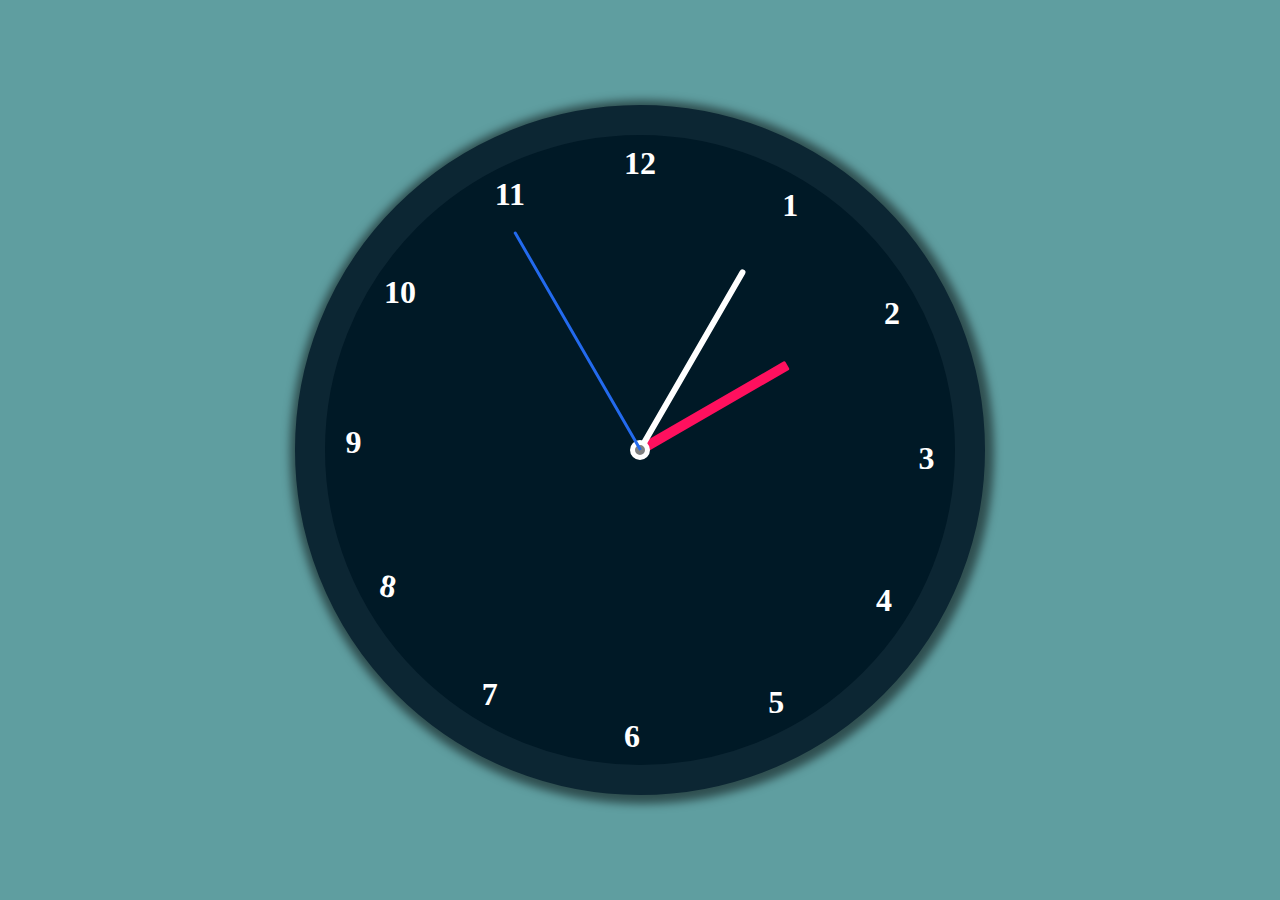
<file: index.html>
<!DOCTYPE html>
<html lang="en">
  <head>
    <meta charset="UTF-8" />
    <meta http-equiv="X-UA-Compatible" content="IE=edge" />
    <meta name="viewport" content="width=device-width, initial-scale=1.0" />
    <title>Analog Watch with javascript</title>
    <link rel="stylesheet" href="analog-style.css" />
    <!-- <script src="logic_analog.js"></script> -->
  </head>
  <body>
    <div id="container">
      <div class="clocks_wraper">
        <div id="hour"></div>
        <div id="minute"></div>
        <div id="second"></div>
        <div id="numbers">
          <div class="number num1"><span>1</span></div>
          <div class="number num2"><span>2</span></div>
          <div class="number num3"><span>3</span></div>
          <div class="number num4"><span>4</span></div>
          <div class="number num5"><span>5</span></div>
          <div class="number num6"><span>6</span></div>
          <div class="number num7"><span>7</span></div>
          <div class="number num8"><span>8</span></div>
          <div class="number num9"><span>9</span></div>
          <div class="number num10"><span>10</span></div>
          <div class="number num11"><span>11</span></div>
          <div class="number num12"><span>12</span></div>
        </div>
      </div>
    </div>

    <script>
      let hourHand = document.getElementById("hour");
      let minuteHand = document.getElementById("minute");
      let secondHand = document.getElementById("second");
      console.log(secondHand);
      setInterval(setClock, 1000);
      function setClock() {
        const currDate = new Date();
        const hour = currDate.getHours();
        const min = currDate.getMinutes();
        const sec = currDate.getSeconds();

        let hourRotation = 30 * hour + min / 2;
        let minuteRotation = 6 * min;
        let secondRotation = 6 * sec;

        secondHand.style.transform = `rotate(${secondRotation}deg)`;
        minuteHand.style.transform = `rotate(${minuteRotation}deg)`;
        hourHand.style.transform = `rotate(${hourRotation}deg)`;
      }
    </script>
  </body>
</html>
</file>
<file: analog-style.css>
* {
  margin: 0px;
  padding: 0px;
}
#container {
  width: 100%;
  height: 100vh;
  background-color: cadetblue;
  display: flex;
  justify-content: center;
  align-items: center;
}
.clocks_wraper {
  width: 70vmin;
  height: 70vmin;
  background-color: #001926;
  border-radius: 50%;
  position: relative;
  border: 30px solid #0c2633;
  display: flex;
  justify-content: center;
  align-items: center;
  box-shadow: 2px 2px 9px 7px rgba(0, 0, 0, 0.5);
}
#numbers {
  height: 100%;
  width: 100%;
  /* border: 2px solid red; */
  color: white;
  display: flex;
  align-items: center;
  justify-content: center;
}
.number {
  position: absolute;
  height: 100%;
  padding-top: 20px;
  font-size: 2rem;
  font-weight: bolder;
}
.num1 {
  transform: rotate(30deg);
}
.num2 {
  transform: rotate(60deg);
}
.num3 {
  transform: rotate(90deg);
}
.num4 {
  transform: rotate(120deg);
}
.num5 {
  transform: rotate(150deg);
}
.num6 {
  transform: rotate(180deg);
}
.num7 {
  transform: rotate(210deg);
}
.num8 {
  transform: rotate(240deg);
}
.num9 {
  transform: rotate(270deg);
}
.num10 {
  transform: rotate(300deg);
}
.num11 {
  transform: rotate(330deg);
}
.num12 {
  transform: rotate(360deg);
}

.num1 span {
  position: absolute;
  transform: rotate(-30deg);
}
.num2 span {
  position: absolute;
  transform: rotate(-60deg);
}
.num3 span {
  position: absolute;
  transform: rotate(-90deg);
}

.num4 span {
  position: absolute;
  transform: rotate(-120deg);
}
.num5 span {
  position: absolute;
  transform: rotate(-150deg);
}
.num6 span {
  position: absolute;
  transform: rotate(-180deg);
}
.num7 span {
  position: absolute;
  transform: rotate(-210deg);
}
.num8 span {
  position: absolute;
  transform: rotate(-230deg);
}
.num9 span {
  position: absolute;
  transform: rotate(-270deg);
}
.num10 span {
  position: absolute;
  transform: rotate(-300deg);
}
.num11 span {
  position: absolute;
  transform: rotate(-330deg);
}

/* center design */
.clocks_wraper::before {
  content: "";
  width: 10px;
  height: 10px;
  border: 5px solid white;
  position: absolute;
  border-radius: 50%;
  z-index: 40;
  background-color: grey;
}
#hour,
#minute,
#second {
  position: absolute;
  display: flex;
  justify-content: center;
  align-items: center;
  transform-origin: bottom;
}
#hour {
  width: 10px;
  height: 27%;
  top: 23%;
  /* border: 2px solid red; */
  background-color: #ff105e;
  border-radius: 5px 5px 15px 15px;
  /* display: none; */
  z-index: 10;
  transform: rotate(60deg);
}
#minute {
  width: 6px;
  height: 33%;
  top: 17%;
  /* border: 2px solid red; */
  background-color: white;
  border-radius: 100px 100px 5px 5px;
  /* display: none; */
  z-index: 10;
  transform: rotate(30deg);
}
#second {
  width: 3px;
  height: 40%;
  top: 10%;
  /* border: 2px solid red; */
  background-color: #236aee;
  border-radius: 15px 15px 5px 5px;
  z-index: 41;
  /* display: none; */
  transform: rotate(330deg);
}
</file>
